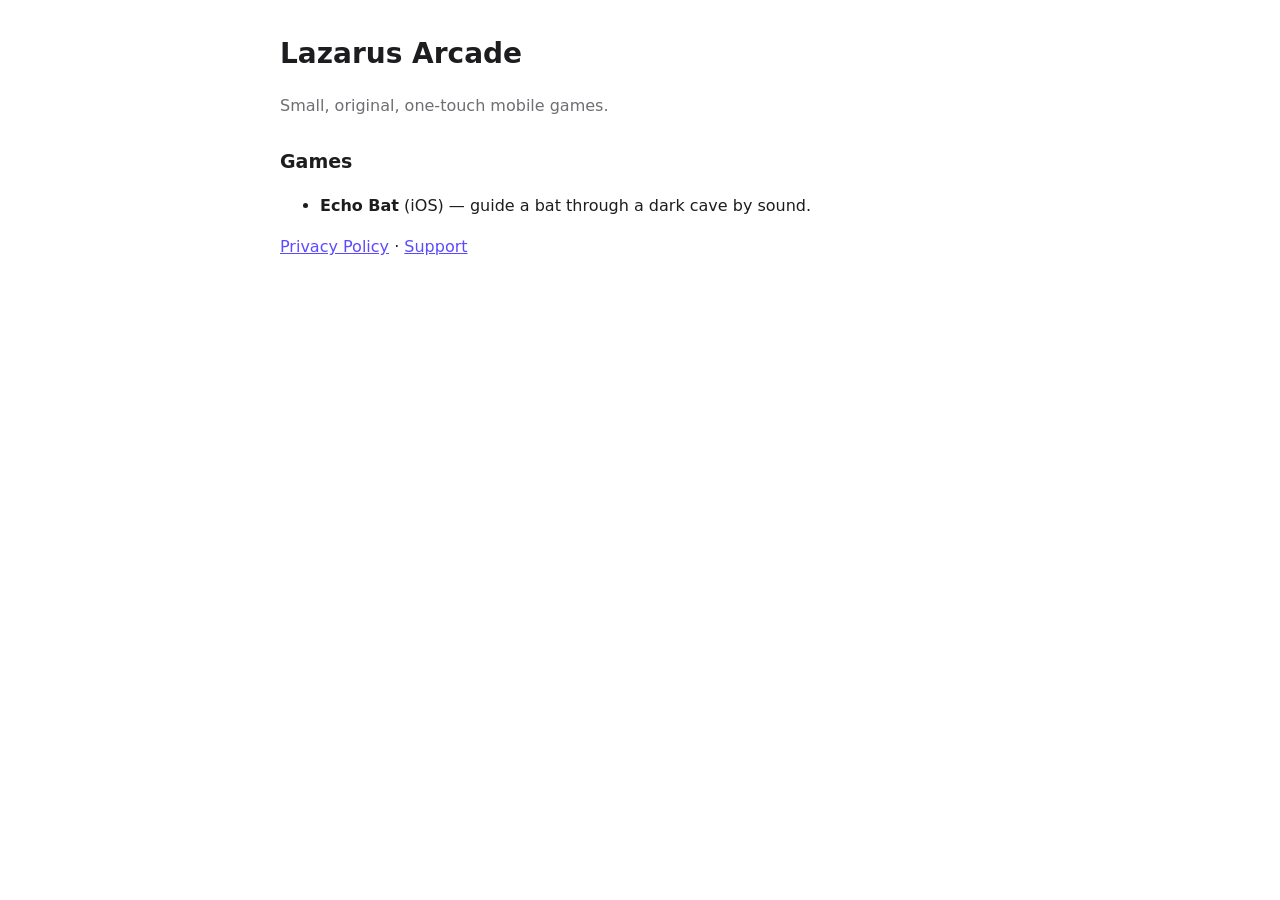
<file: index.html>
<!doctype html><html lang="en"><head><meta charset="utf-8"><meta name="viewport" content="width=device-width,initial-scale=1">
<title>Lazarus Arcade</title><link rel="stylesheet" href="style.css"></head><body><main>
<h1>Lazarus Arcade</h1><p class="mut">Small, original, one-touch mobile games.</p>
<h2>Games</h2>
<ul>
<li><b>Echo Bat</b> (iOS) — guide a bat through a dark cave by sound.</li>
</ul>
<p><a href="privacy.html">Privacy Policy</a> · <a href="support.html">Support</a></p>
</main></body></html>
</file>
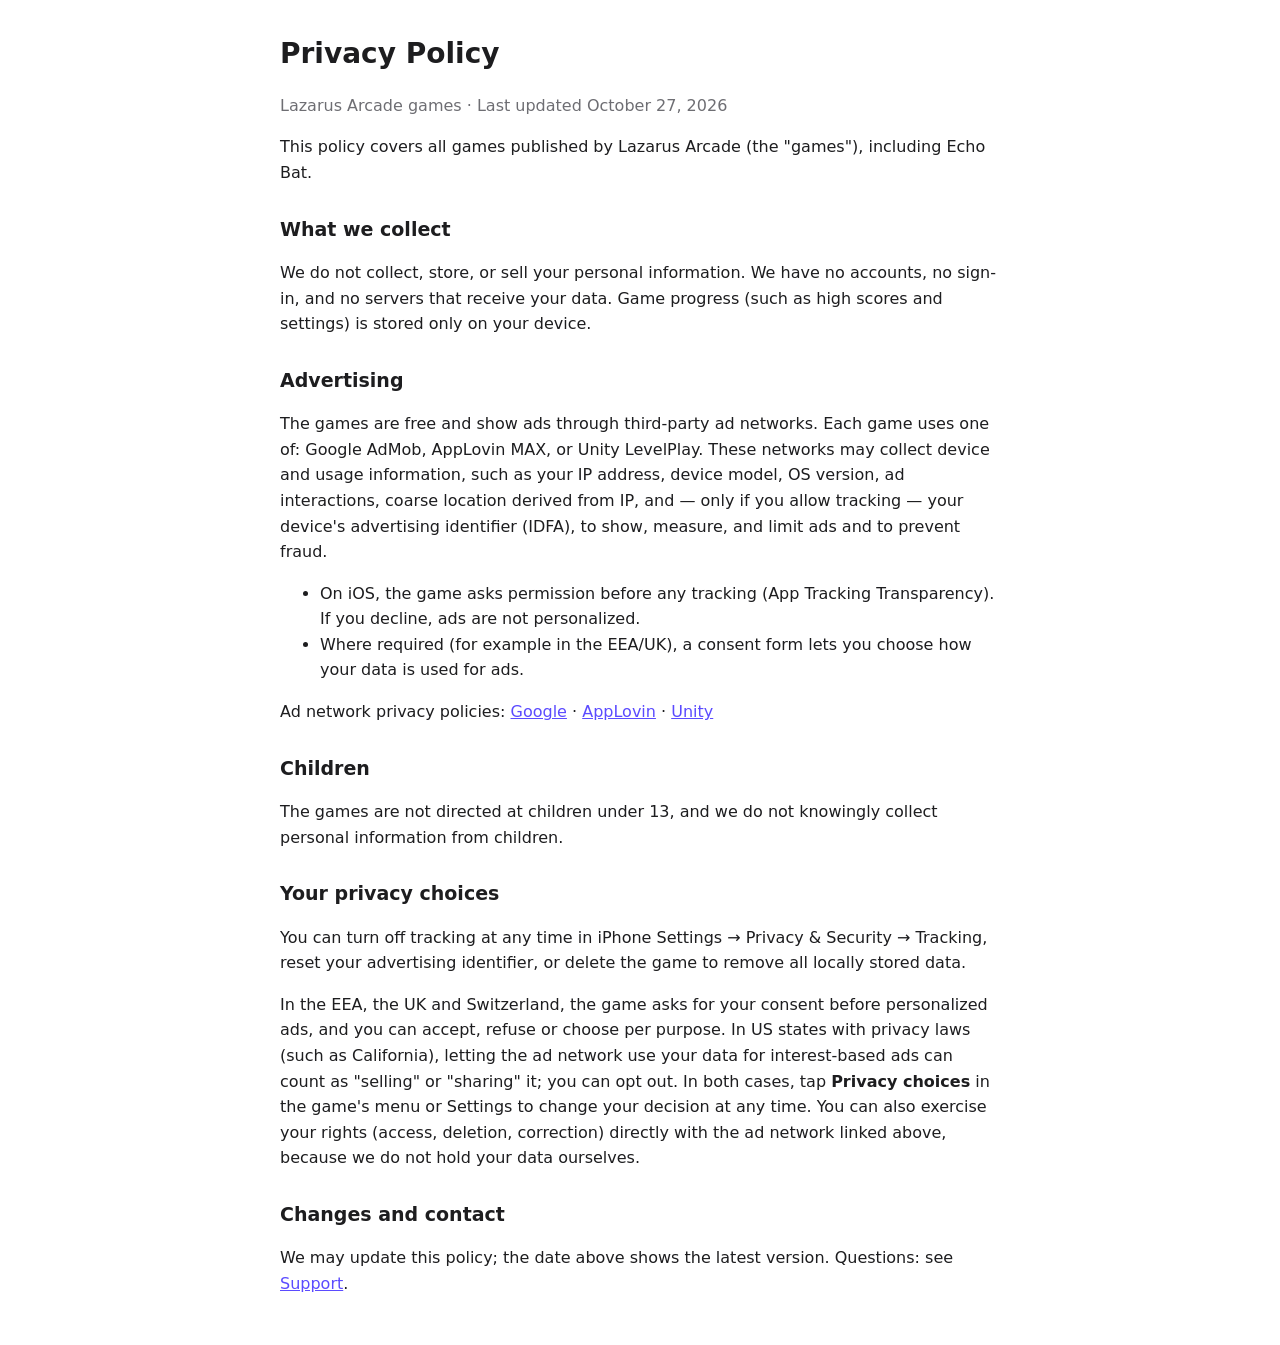
<file: privacy.html>
<!doctype html><html lang="en"><head><meta charset="utf-8"><meta name="viewport" content="width=device-width,initial-scale=1">
<title>Lazarus Arcade Privacy</title><link rel="stylesheet" href="style.css"></head><body><main>
<h1>Privacy Policy</h1><p class="mut">Lazarus Arcade games · Last updated October 27, 2026</p>
<p>This policy covers all games published by Lazarus Arcade (the "games"), including Echo Bat.</p>
<h2>What we collect</h2>
<p>We do not collect, store, or sell your personal information. We have no accounts, no sign-in, and no servers that receive your data.
Game progress (such as high scores and settings) is stored only on your device.</p>
<h2>Advertising</h2>
<p>The games are free and show ads through third-party ad networks. Each game uses one of: Google AdMob, AppLovin MAX, or Unity LevelPlay.
These networks may collect device and usage information, such as your IP address, device model, OS version, ad interactions, coarse location
derived from IP, and — only if you allow tracking — your device's advertising identifier (IDFA), to show, measure, and limit ads and to prevent fraud.</p>
<ul>
<li>On iOS, the game asks permission before any tracking (App Tracking Transparency). If you decline, ads are not personalized.</li>
<li>Where required (for example in the EEA/UK), a consent form lets you choose how your data is used for ads.</li>
</ul>
<p>Ad network privacy policies:
<a href="https://policies.google.com/privacy">Google</a> ·
<a href="https://www.applovin.com/privacy/">AppLovin</a> ·
<a href="https://unity.com/legal/privacy-policy">Unity</a></p>
<h2>Children</h2>
<p>The games are not directed at children under 13, and we do not knowingly collect personal information from children.</p>
<h2 id="choices">Your privacy choices</h2>
<p>You can turn off tracking at any time in iPhone Settings → Privacy &amp; Security → Tracking, reset your advertising identifier, or delete the game to remove all locally stored data.</p>
<p>In the EEA, the UK and Switzerland, the game asks for your consent before personalized ads, and you can accept, refuse or choose per purpose. In US states with privacy laws (such as California), letting the ad network use your data for interest-based ads can count as "selling" or "sharing" it; you can opt out. In both cases, tap <strong>Privacy choices</strong> in the game's menu or Settings to change your decision at any time. You can also exercise your rights (access, deletion, correction) directly with the ad network linked above, because we do not hold your data ourselves.</p>
<h2>Changes and contact</h2>
<p>We may update this policy; the date above shows the latest version. Questions: see <a href="support.html">Support</a>.</p>
</main></body></html>
</file>
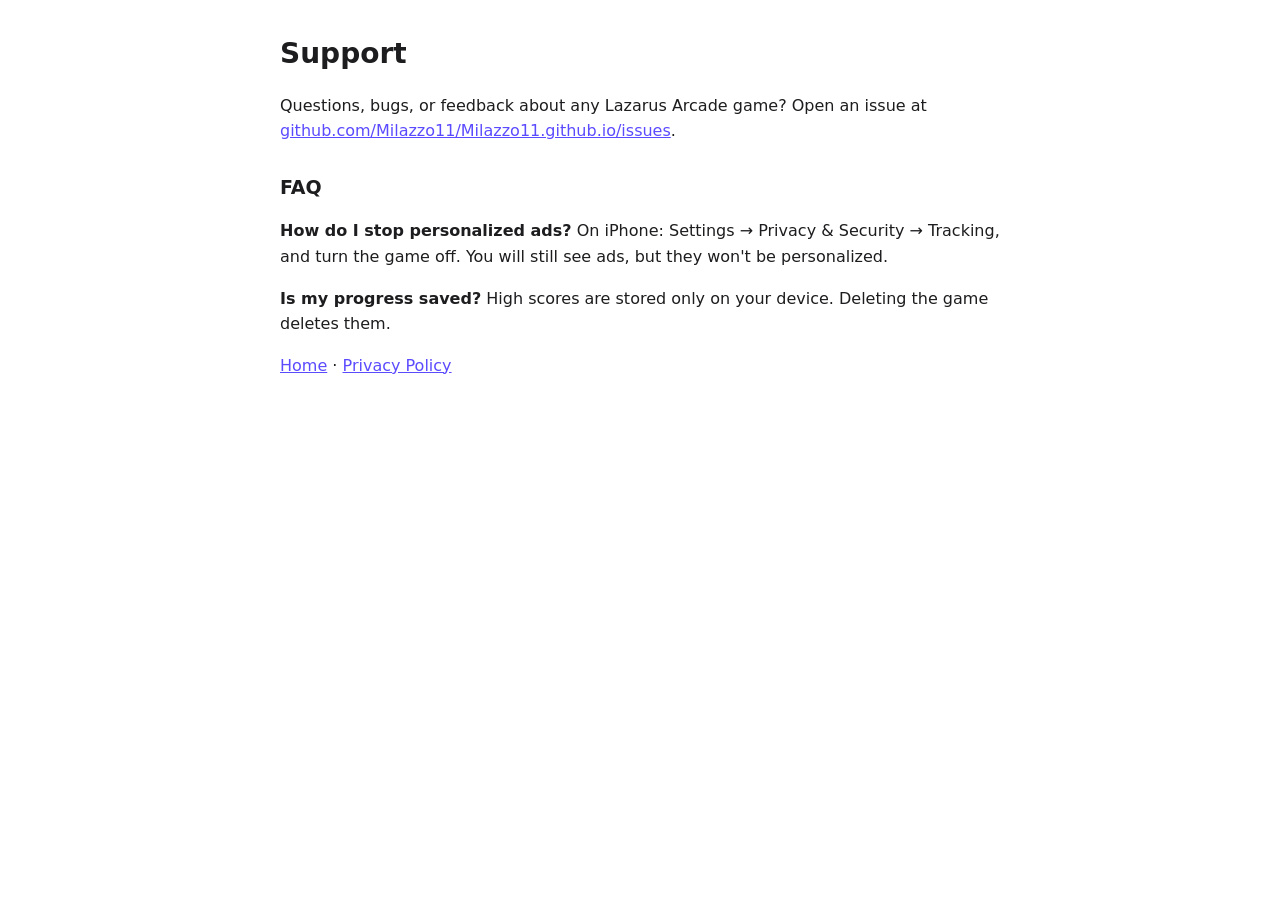
<file: support.html>
<!doctype html><html lang="en"><head><meta charset="utf-8"><meta name="viewport" content="width=device-width,initial-scale=1">
<title>Lazarus Arcade Support</title><link rel="stylesheet" href="style.css"></head><body><main>
<h1>Support</h1>
<p>Questions, bugs, or feedback about any Lazarus Arcade game? Open an issue at
<a href="https://github.com/Milazzo11/Milazzo11.github.io/issues">github.com/Milazzo11/Milazzo11.github.io/issues</a>.</p>
<h2>FAQ</h2>
<p><b>How do I stop personalized ads?</b> On iPhone: Settings → Privacy &amp; Security → Tracking, and turn the game off. You will still see ads, but they won't be personalized.</p>
<p><b>Is my progress saved?</b> High scores are stored only on your device. Deleting the game deletes them.</p>
<p><a href="index.html">Home</a> · <a href="privacy.html">Privacy Policy</a></p>
</main></body></html>
</file>
<file: style.css>
:root{--bg:#fff;--fg:#1d1d1f;--mut:#6e6e73;--acc:#5b4bff}
@media (prefers-color-scheme:dark){:root{--bg:#111;--fg:#f2f2f2;--mut:#a1a1a6;--acc:#9d93ff}}
body{margin:0;background:var(--bg);color:var(--fg);font:16px/1.6 -apple-system,system-ui,sans-serif}
main{max-width:720px;margin:0 auto;padding:32px 16px}
h1{font-size:28px;margin:0 0 4px}h2{font-size:19px;margin-top:28px}a{color:var(--acc)}.mut{color:var(--mut)}
</file>
